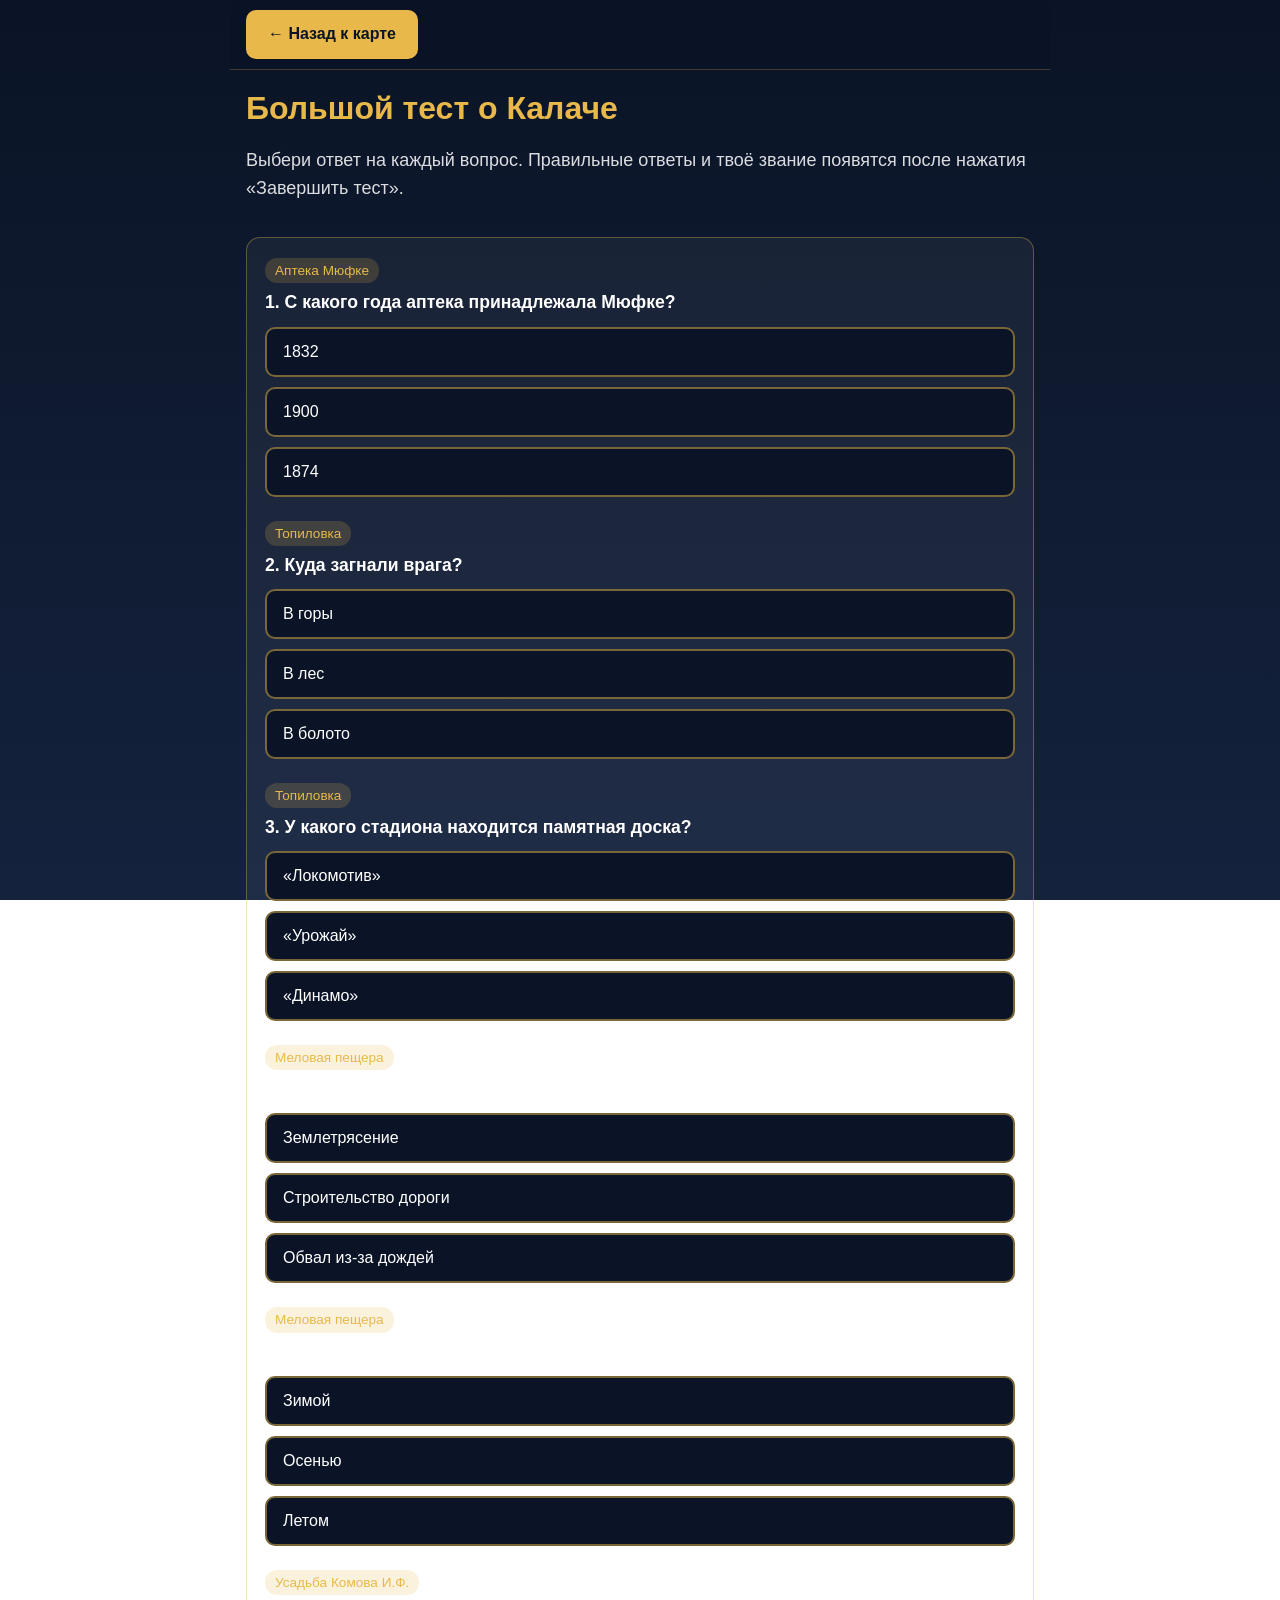
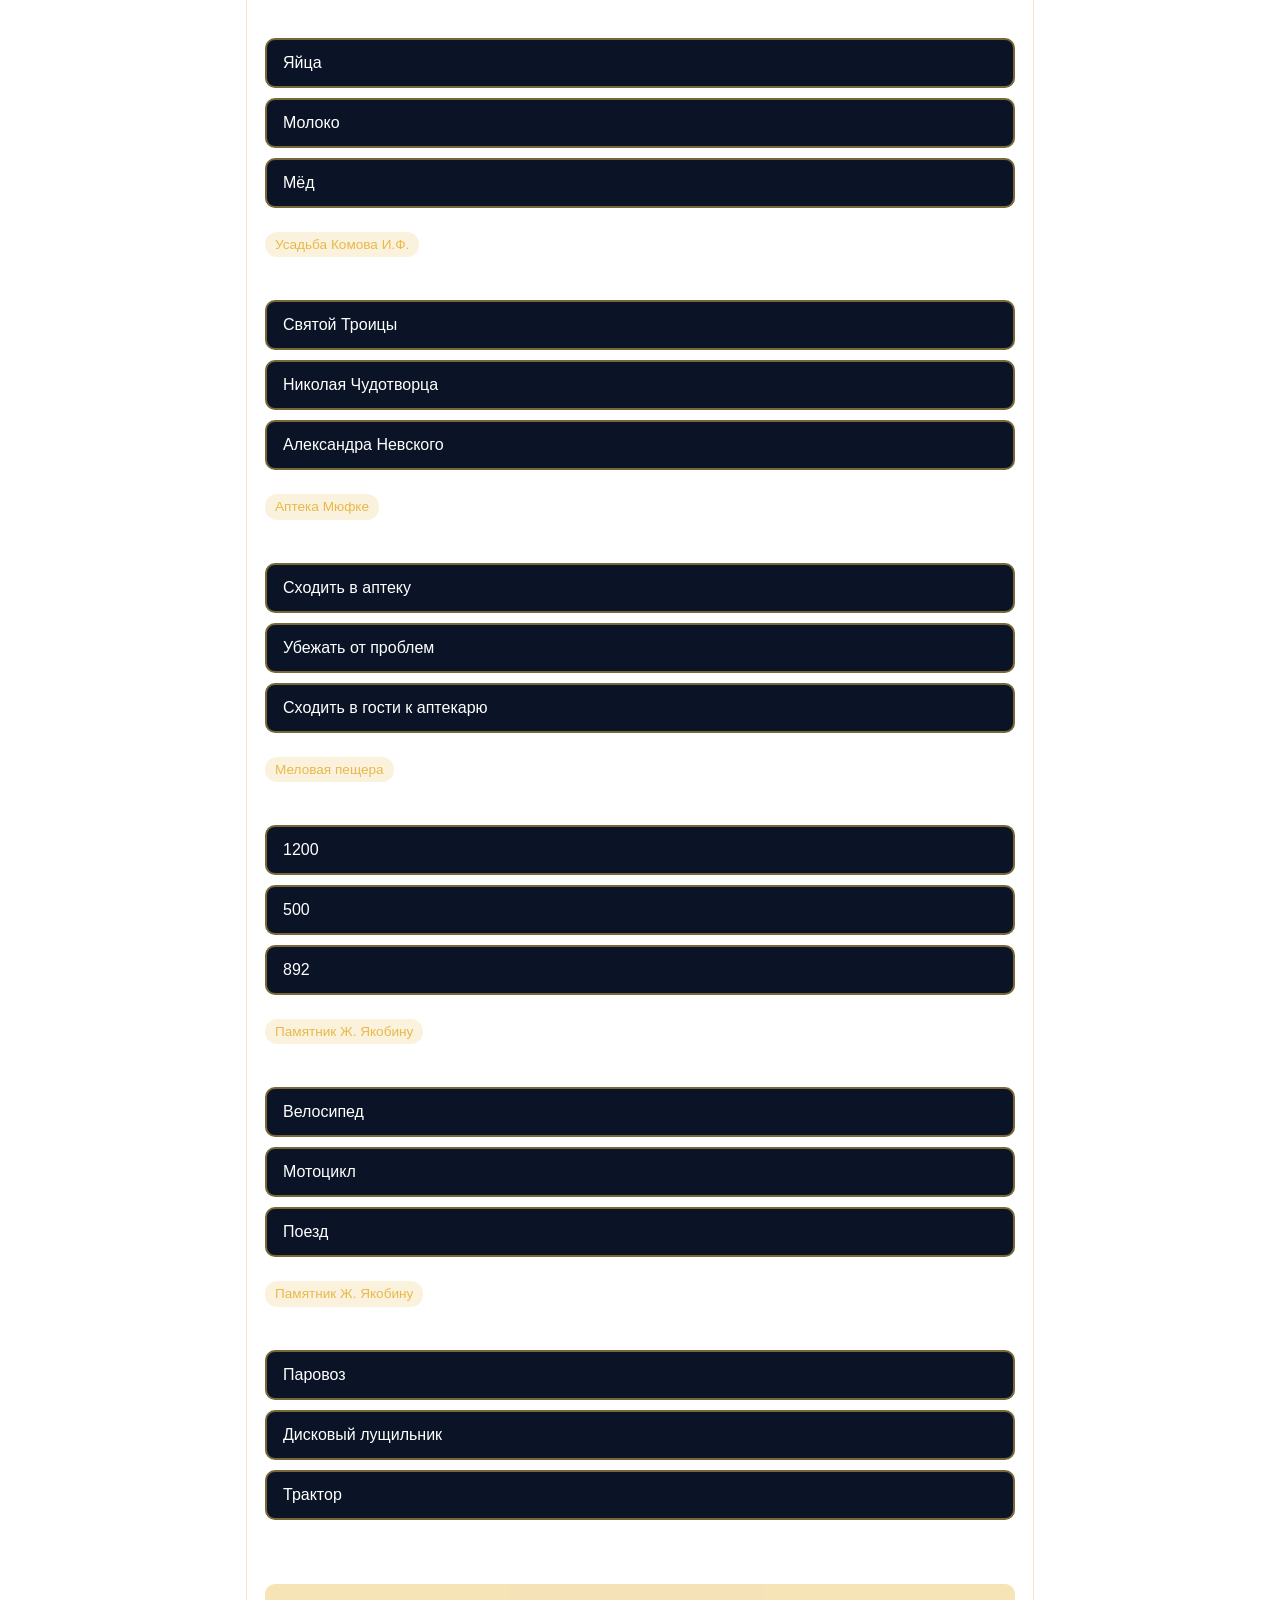
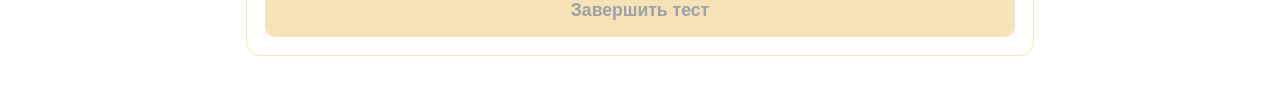
<file: test.html>
<!DOCTYPE html>
<html lang="ru">
<head>
  <meta charset="UTF-8">
  <meta name="viewport" content="width=device-width, initial-scale=1.0">
  <title>Большой тест о Калаче</title>
  <link rel="stylesheet" href="style.css">
</head>
<body data-test>
  <main>
    <div id="testBox">
      <div class="back"><a class="btn" href="index.html">← Назад к карте</a></div>
      <h1>Большой тест о Калаче</h1>
      <p class="lead">Выбери ответ на каждый вопрос. Правильные ответы и твоё звание появятся после нажатия «Завершить тест».</p>
      <section class="quiz-box"><div id="quiz"></div></section>
    </div>
    <div id="result" class="hidden"></div>
  </main>
  <script src="data.js"></script>
  <script src="script.js"></script>
</body>
</html>
</file>
<file: style.css>
* { box-sizing: border-box; }
html, body { margin: 0; }
body {
  font-family: Calibri, "Segoe UI", Arial, sans-serif;
  background: linear-gradient(180deg, #0B1426, #14223D) fixed;
  color: #fff; font-size: 18px; line-height: 1.55; min-height: 100vh;
}
header.top { height: 60px; padding: 0 16px; display: flex; flex-direction: column; justify-content: center; border-bottom: 1px solid rgba(232,185,74,.35); }
header.top h1 { margin: 0; font-size: 1.25rem; color: #E8B94A; line-height: 1.2; }
header.top p { margin: 2px 0 0; opacity: .75; font-size: .85rem; }

.btn {
  display: inline-block; background: #E8B94A; color: #0B1426 !important;
  text-decoration: none; font-weight: 700; padding: 12px 22px;
  border-radius: 10px; border: 0; cursor: pointer; font-size: 1rem; font-family: inherit;
}
.btn:active { transform: scale(.97); }

/* Карта */
#map { height: calc(100vh - 60px); height: calc(100dvh - 60px); width: 100%; }
/* Маркеры: фото-кружок + подпись */
.pin { position: relative; width: 38px; height: 38px; }
.pin-dot { position: absolute; inset: 0; border-radius: 50%; background: #E8B94A center / cover no-repeat; border: 3px solid #fff; box-shadow: 0 2px 8px rgba(0,0,0,.6); }
.pin-dot:not(.has-photo)::after { content: ""; position: absolute; inset: 10px; border-radius: 50%; background: #0B1426; }
.pin-label { position: absolute; white-space: nowrap; background: #0B1426; color: #fff; border: 2px solid #E8B94A; border-radius: 9px; padding: 5px 10px; font-weight: 700; font-size: 16px; line-height: 1.2; box-shadow: 0 2px 8px rgba(0,0,0,.5); }
.side-right .pin-label { left: 44px; top: 50%; transform: translateY(-50%); }
.side-left .pin-label { right: 44px; top: 50%; transform: translateY(-50%); }
.side-top .pin-label { bottom: 44px; left: 50%; transform: translateX(-50%); }
.side-bottom .pin-label { top: 44px; left: 50%; transform: translateX(-50%); }
.leaflet-popup-content-wrapper { background: #14223D; color: #fff; border: 1px solid #E8B94A; }
.leaflet-popup-tip { background: #14223D; }
.popup h3 { margin: 0 0 6px; color: #E8B94A; font-size: 1.25rem; }
.popup p { margin: 0 0 12px; font-size: 1.05rem; line-height: 1.4; }
.leaflet-container a.btn { color: #0B1426; }

/* Кнопка теста на карте */
.test-btn { position: fixed; z-index: 1000; left: 0; right: 0; margin: 0 auto; width: max-content; bottom: calc(42px + env(safe-area-inset-bottom, 0px)); display: inline-flex; align-items: center; gap: 10px; font-size: 1.15rem; padding: 15px 30px; border-radius: 30px; box-shadow: 0 4px 14px rgba(0,0,0,.55); animation: test-glow 2s infinite, test-pulse 2s ease-in-out infinite; }
.test-btn svg, .test-btn span { pointer-events: none; }
.test-btn:active { animation: none; transform: scale(.96); }
@keyframes test-glow {
  0%   { box-shadow: 0 4px 14px rgba(0,0,0,.55), 0 0 0 0 rgba(232,185,74,.75); }
  70%  { box-shadow: 0 4px 14px rgba(0,0,0,.55), 0 0 0 20px rgba(232,185,74,0); }
  100% { box-shadow: 0 4px 14px rgba(0,0,0,.55), 0 0 0 0 rgba(232,185,74,0); }
}
@keyframes test-pulse { 0%, 100% { transform: scale(1); } 50% { transform: scale(1.06); } }
@media (prefers-reduced-motion: reduce) { .test-btn { animation: none; } }

/* Страницы */
main { max-width: 820px; margin: 0 auto; padding: 0 16px 50px; }
#result { padding-top: 18px; }
main h1 { color: #E8B94A; font-size: 2rem; margin: 14px 0; }
.back { position: sticky; top: 0; z-index: 900; margin: 0 -16px 8px; padding: 10px 16px; padding-top: calc(10px + env(safe-area-inset-top, 0px)); background: rgba(11,20,38,.95); backdrop-filter: blur(6px); border-bottom: 1px solid rgba(232,185,74,.25); }
.photo-main, .photo-more { display: block; height: auto; }
#photos { display: flex; flex-wrap: wrap; gap: 12px; align-items: flex-start; }
.photo-main { flex: 0 0 100%; width: 100%; max-height: 85vh; object-fit: contain; border-radius: 14px; border: 1px solid rgba(232,185,74,.4); background: rgba(0,0,0,.25); }
.photo-more { flex: 1 1 calc(50% - 6px); max-width: calc(50% - 6px); object-fit: contain; border-radius: 10px; }
#text p { margin: 14px 0; }

.quiz-box { margin-top: 34px; padding: 18px; border-radius: 14px; background: rgba(255,255,255,.05); border: 1px solid rgba(232,185,74,.35); }
.quiz-box h2 { margin: 0 0 14px; color: #E8B94A; }
.q-card { margin-bottom: 22px; }
.q-card h3 { margin: 0 0 10px; font-size: 1.1rem; }
.options { display: grid; gap: 10px; }
.option {
  text-align: left; padding: 14px 16px; font-size: 1rem; font-family: inherit;
  background: #0B1426; color: #fff; border: 2px solid rgba(232,185,74,.5);
  border-radius: 10px; cursor: pointer; min-height: 48px;
}
.option:disabled { cursor: default; }
.option.correct { background: #1f8f4a; border-color: #35c46d; }
.option.wrong { background: #b3261e; border-color: #ef5b52; }
.explain { margin: 10px 0 0; padding: 10px 12px; border-left: 4px solid #E8B94A; background: rgba(232,185,74,.1); }
.score { font-weight: 700; color: #E8B94A; font-size: 1.2rem; }
.hidden { display: none; }
.q-tag { display: inline-block; margin-bottom: 6px; padding: 2px 10px; border-radius: 12px; background: rgba(232,185,74,.18); color: #E8B94A; font-size: .85rem; }
.lead { opacity: .85; margin-top: 0; }
.btn-ghost { background: transparent; color: #E8B94A !important; border: 2px solid #E8B94A; }

@media (max-width: 600px) {
  body { font-size: 20px; }
  header.top { height: 52px; }
  header.top p { display: none; }
  #map { height: calc(100vh - 52px); height: calc(100dvh - 52px); }
  .pin-label { font-size: 17px; }
  main h1 { font-size: 1.8rem; }
  .btn { padding: 14px 24px; font-size: 1.05rem; }
  .photo-more { flex-basis: 100%; max-width: 100%; }
}

/* Большой тест */
.btn:disabled { opacity: .4; cursor: not-allowed; }
.option.selected { background: #E8B94A; color: #0B1426; border-color: #E8B94A; font-weight: 700; }
.progress { margin: 6px 0 14px; opacity: .85; }
.finish { width: 100%; padding: 16px; font-size: 1.1rem; }
.rank-card { text-align: center; padding: 24px 16px; border-radius: 16px; background: rgba(232,185,74,.12); border: 1px solid #E8B94A; }
.rank-img { width: 190px; max-width: 60%; height: auto; border-radius: 50%; }
.rank-label { opacity: .75; margin-top: 8px; }
.rank-title { margin: 2px 0 8px; color: #E8B94A; font-size: 2.2rem; }
.rank-score { font-size: 1.25rem; font-weight: 700; margin: 0 0 8px; }
.rank-text { margin: 0; }
.ladder { display: flex; gap: 10px; margin: 16px 0 6px; }
.tile { flex: 1; text-align: center; padding: 10px 6px; border-radius: 12px; border: 1px solid rgba(255,255,255,.2); opacity: .5; }
.tile.on { opacity: 1; border-color: #E8B94A; background: rgba(232,185,74,.12); }
.tile img { width: 64px; max-width: 80%; border-radius: 50%; }
.tile-title { font-weight: 700; font-size: .95rem; margin-top: 4px; }
.tile-min { font-size: .8rem; opacity: .7; }
.review-title { color: #E8B94A; margin: 28px 0 10px; }
.review { margin-bottom: 14px; padding: 12px 14px; border-radius: 10px; background: rgba(255,255,255,.05); border-left: 5px solid #35c46d; }
.review.bad { border-left-color: #ef5b52; }
.review h3 { margin: 0 0 6px; font-size: 1.05rem; }
.review p { margin: 4px 0; }
.review.ok p:nth-of-type(1) { color: #6ee09a; }
.review.bad p:nth-of-type(1) { color: #ff8a82; }
.right-answer { color: #6ee09a; font-weight: 700; }
.actions { margin-top: 22px; display: flex; gap: 12px; flex-wrap: wrap; }

/* Ссылка-карточка (3D-прогулка и т.п.) */
.link-card { display: block; margin: 18px 0; padding: 16px 18px; border-radius: 14px; border: 2px solid #E8B94A; background: rgba(232,185,74,.12); color: #fff; text-decoration: none; }
.link-card:active { transform: scale(.98); }
.link-title { display: block; color: #E8B94A; font-weight: 700; font-size: 1.2rem; }
.link-note { display: block; margin-top: 4px; opacity: .85; font-size: .95rem; }
</file>
